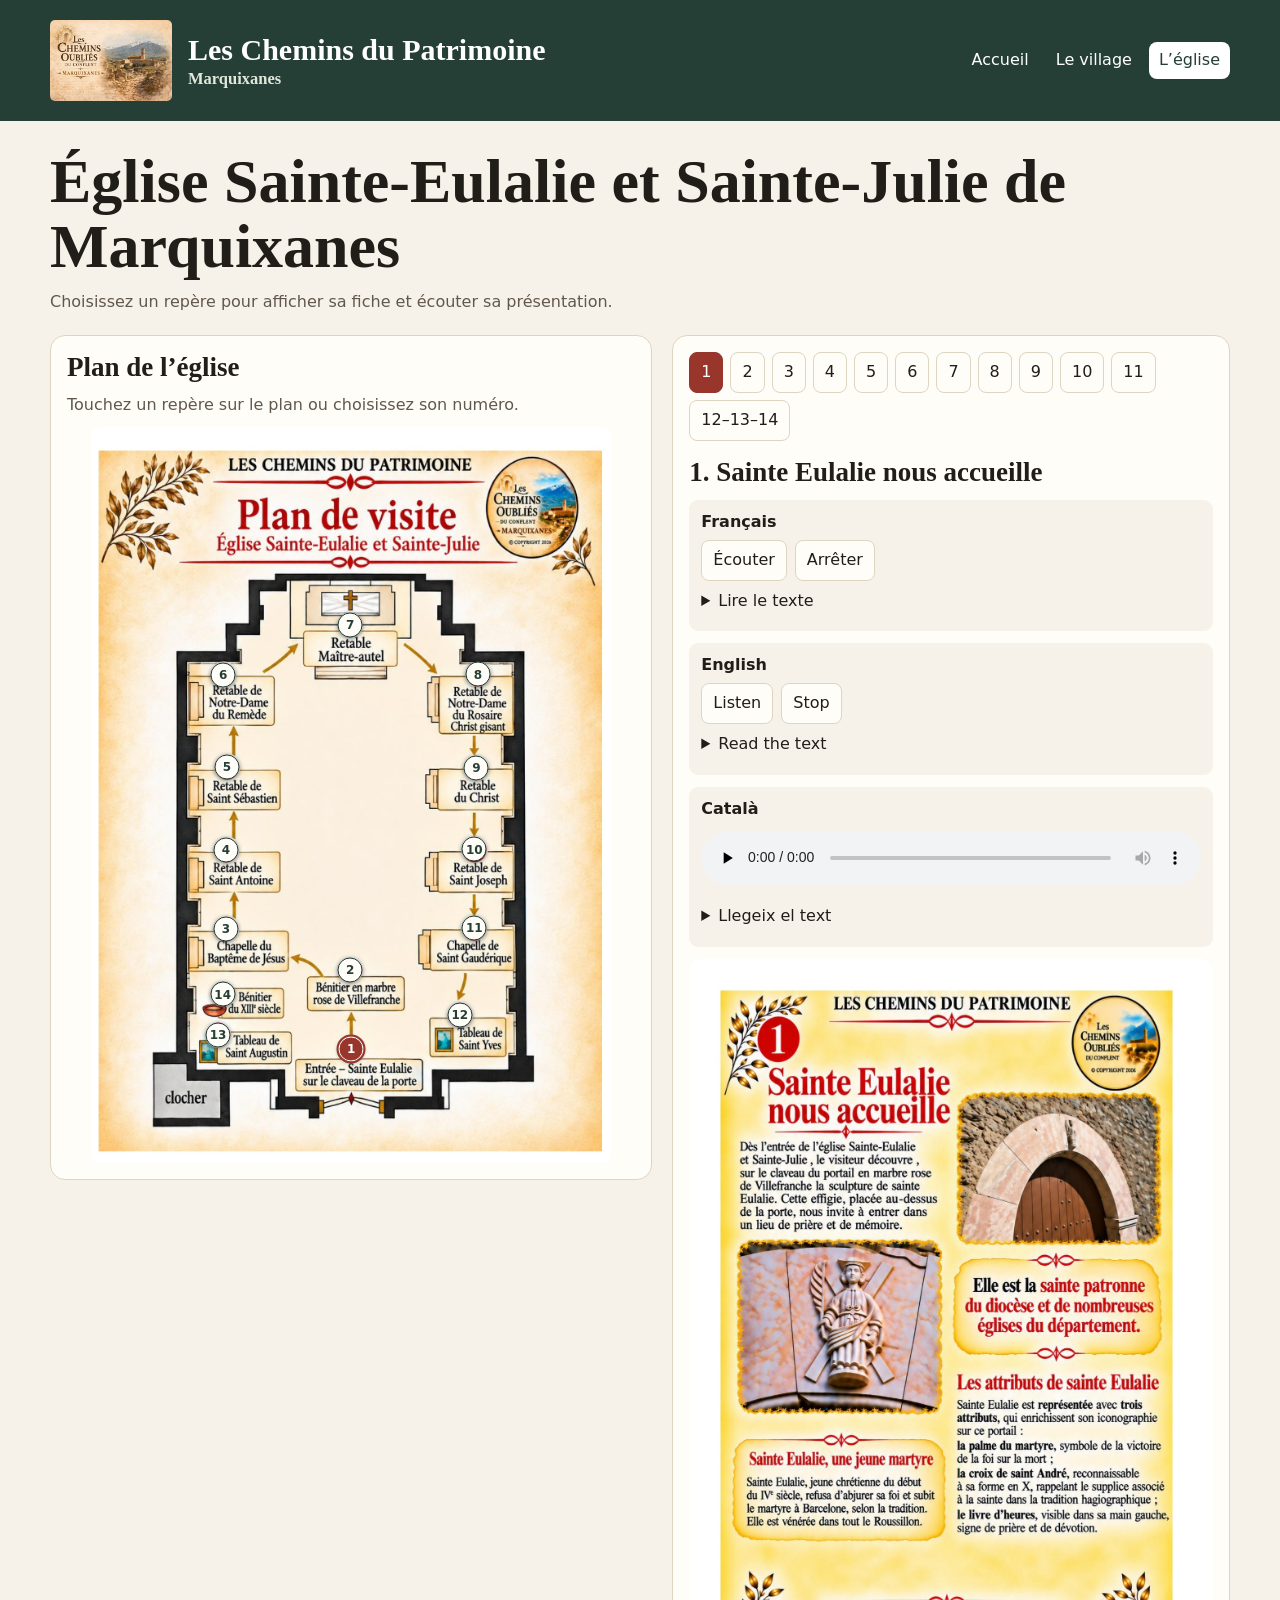
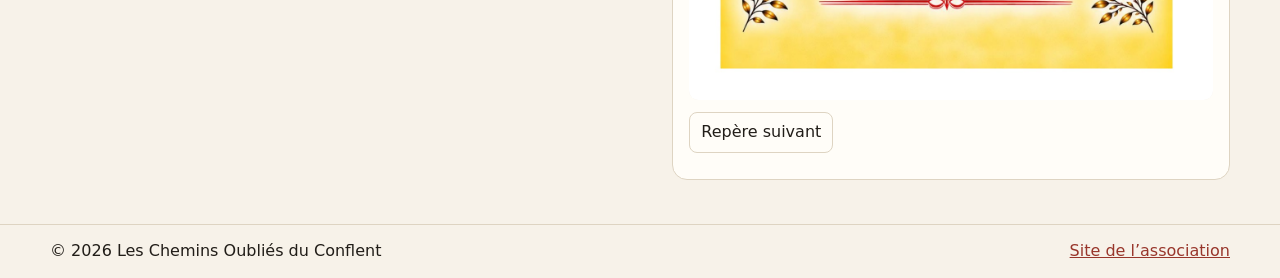
<file: eglise.html>
<!doctype html>
<html lang="fr"><head><meta charset="utf-8">
<meta name="viewport" content="width=device-width,initial-scale=1">
<title>Visite de l’église · Les Chemins du Patrimoine</title>
<script>
const repere = location.hash.match(/^#repere-(\d+)$/);
location.replace("index.html#eglise" + (repere ? "/repere-" + repere[1] : ""));
</script></head><body><p><a href="index.html#eglise">Visite de l’église</a></p></body></html>
</file>
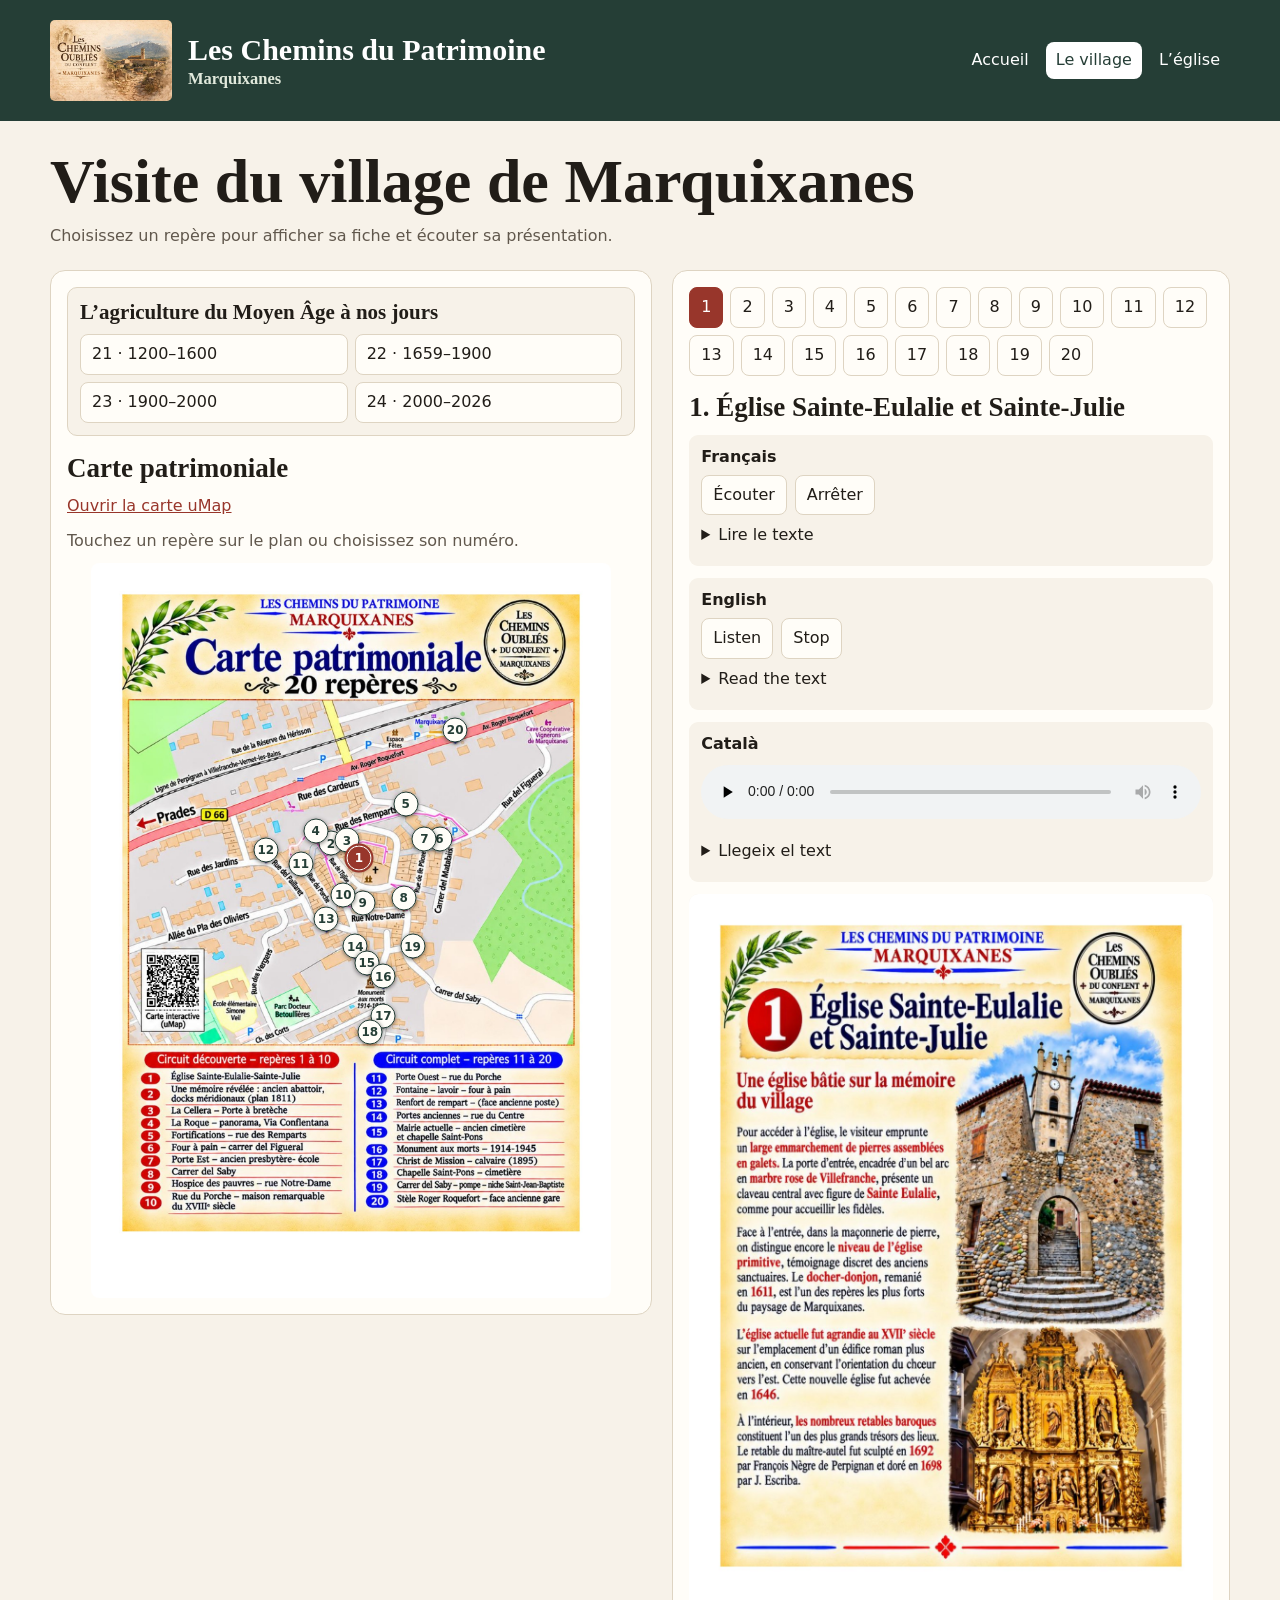
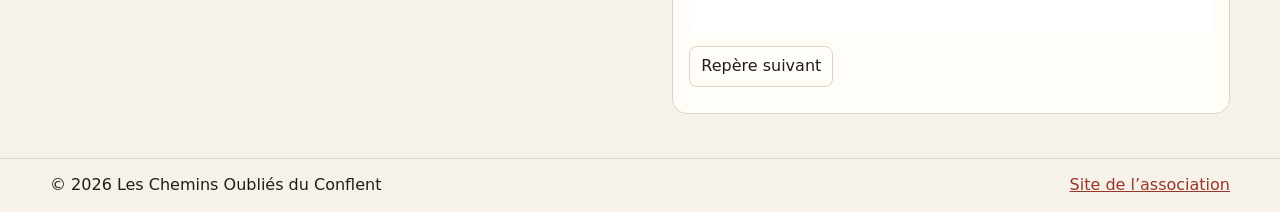
<file: village.html>
<!doctype html>
<html lang="fr"><head><meta charset="utf-8">
<meta name="viewport" content="width=device-width,initial-scale=1">
<title>Visite du village · Les Chemins du Patrimoine</title>
<script>
const repere = location.hash.match(/^#repere-(\d+)$/);
location.replace("index.html#village" + (repere ? "/repere-" + repere[1] : ""));
</script></head><body><p><a href="index.html#village">Visite du village</a></p></body></html>
</file>
